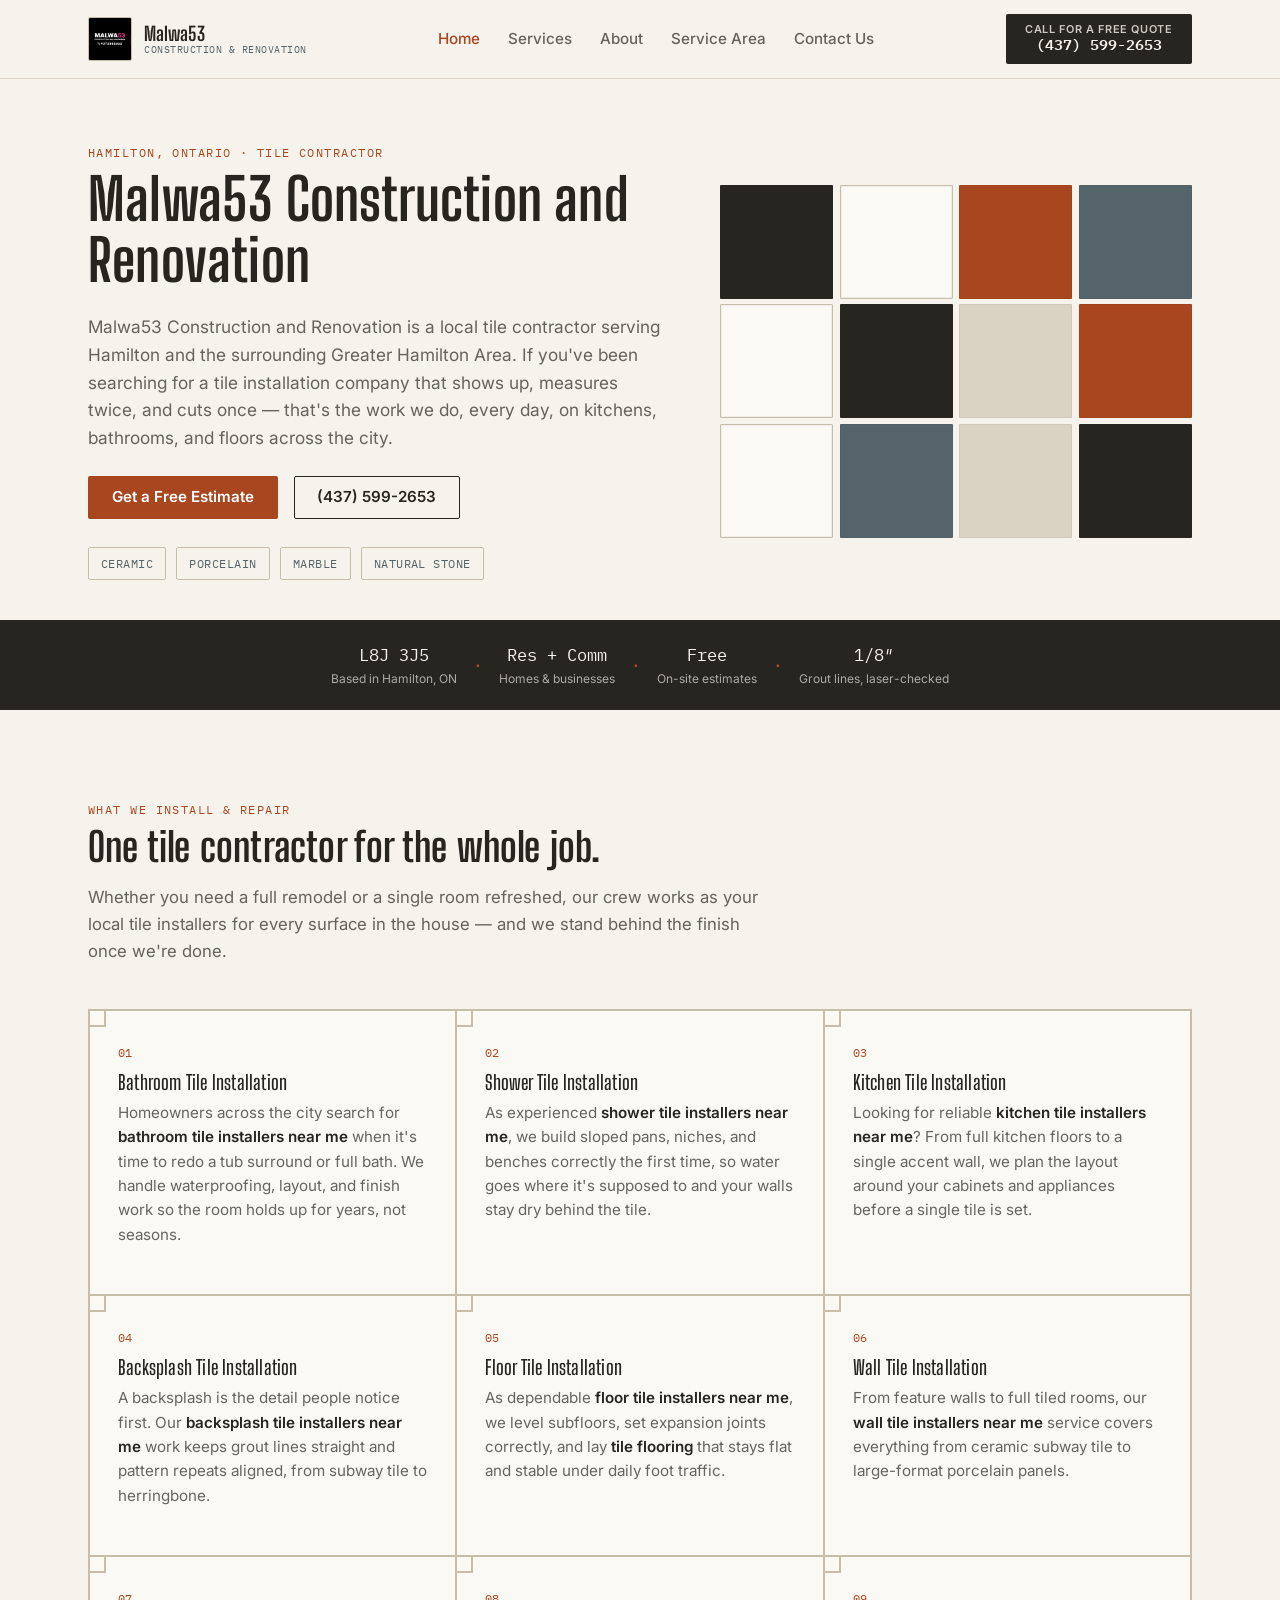
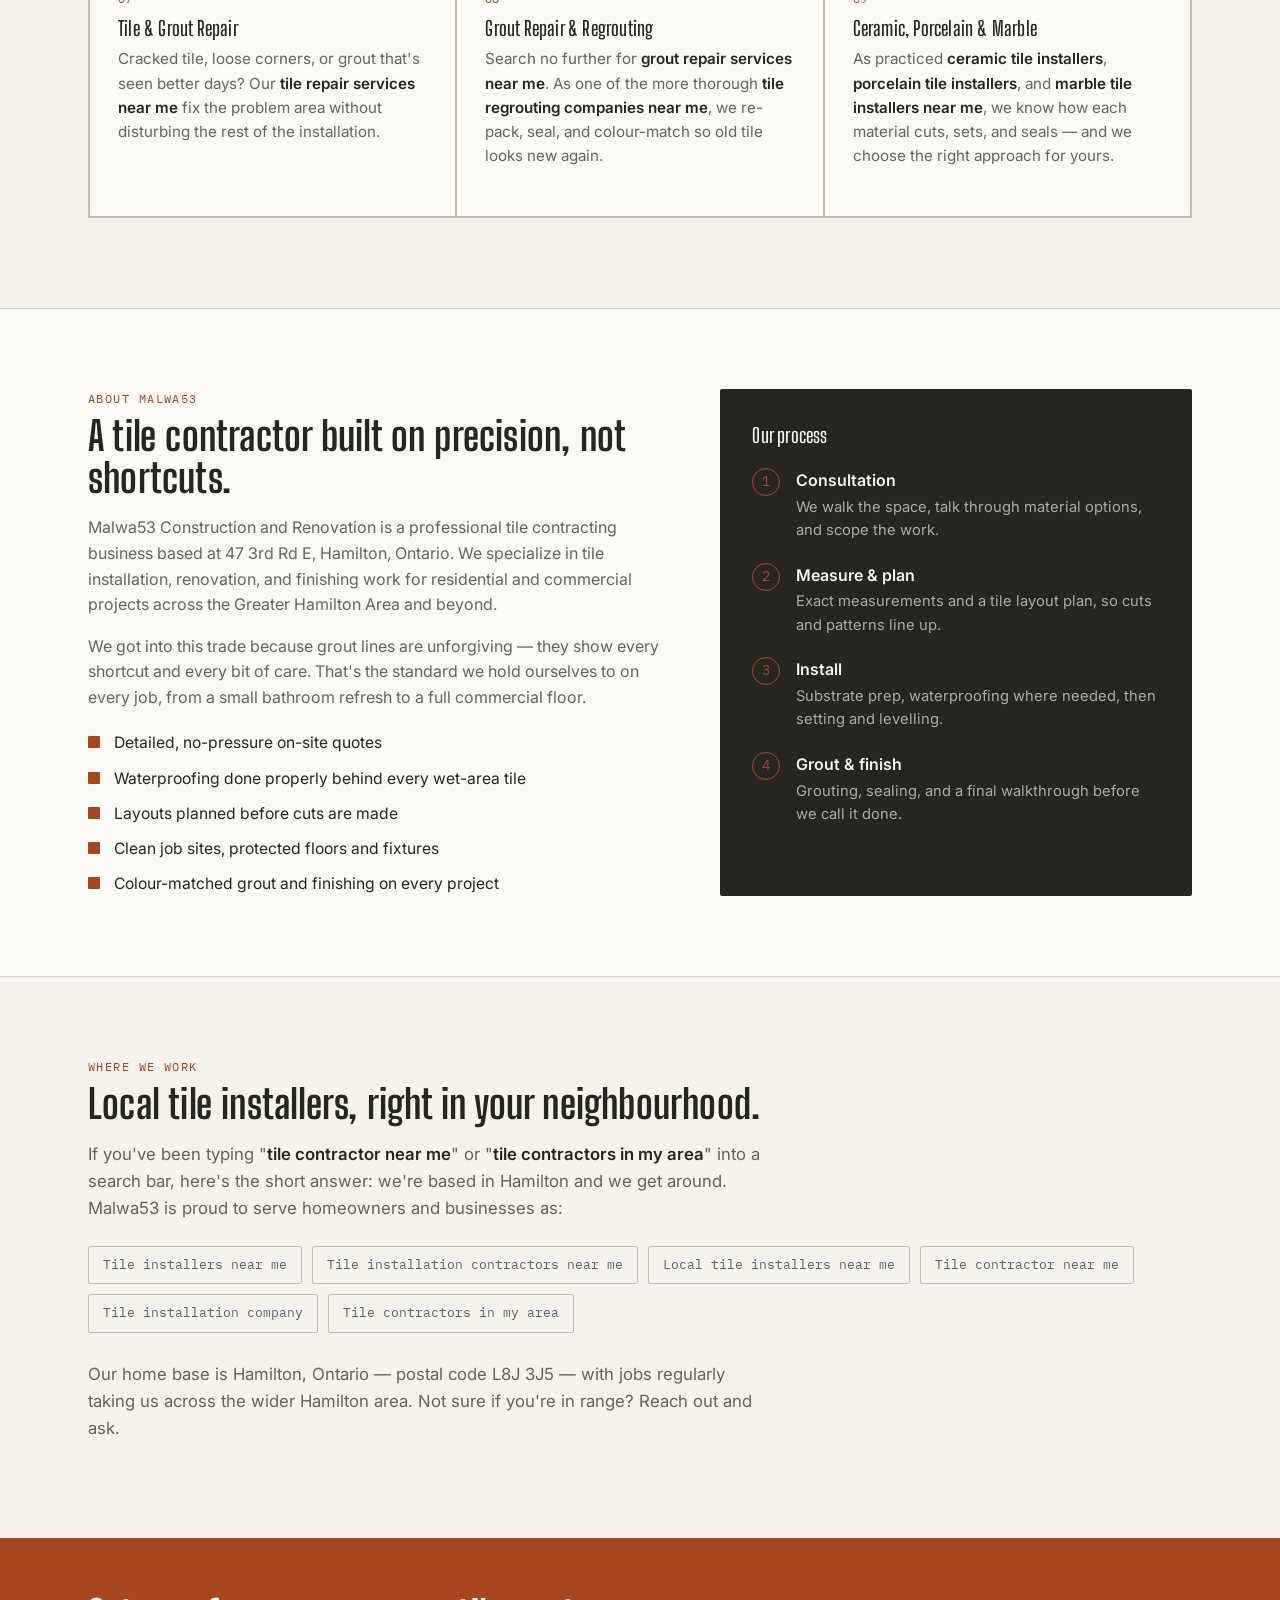
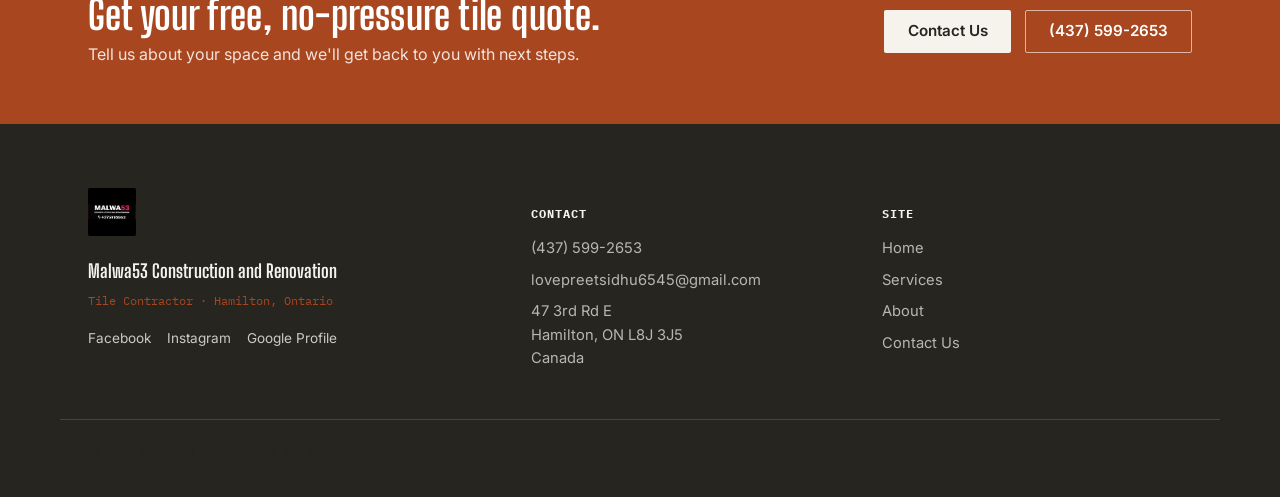
<file: index.html>
<!DOCTYPE html>
<html lang="en">
<head>
<meta charset="UTF-8">
<meta name="viewport" content="width=device-width, initial-scale=1.0">
<title>Malwa53 Construction and Renovation | Tile Contractor in Hamilton, Ontario</title>
<meta name="description" content="Malwa53 Construction and Renovation is a trusted local tile contractor in Hamilton, Ontario, offering bathroom, kitchen, backsplash, floor and wall tile installation, plus tile and grout repair services.">
<link rel="preconnect" href="https://fonts.googleapis.com">
<link rel="preconnect" href="https://fonts.gstatic.com" crossorigin>
<link href="https://fonts.googleapis.com/css2?family=Big+Shoulders+Display:wght@500;600;700;800&family=Inter:wght@400;500;600;700&family=IBM+Plex+Mono:wght@400;500&display=swap" rel="stylesheet">
<link rel="stylesheet" href="styles.css">
</head>
<body>

<!-- ============ HEADER ============ -->
<header class="site-header">
  <div class="wrap header-inner">
    <a class="brand" href="index.html">
      <img src="Malwa53 Construction and Renovation.jpg" alt="Malwa53 Construction and Renovation logo" class="brand-mark">
      <span class="brand-text">
        <span class="brand-name">Malwa53</span>
        <span class="brand-sub">Construction &amp; Renovation</span>
      </span>
    </a>

    <nav class="main-nav" aria-label="Primary">
      <a href="index.html" class="active">Home</a>
      <a href="index.html#services">Services</a>
      <a href="index.html#about">About</a>
      <a href="index.html#area">Service Area</a>
      <a href="contact.html">Contact Us</a>
    </nav>

    <a class="btn btn-call" href="tel:+14375992653">
      <span class="btn-label">Call for a Free Quote</span>
      <span class="btn-number">(437) 599-2653</span>
    </a>
  </div>
</header>

<main>

  <!-- ============ HERO ============ -->
  <section class="hero">
    <div class="wrap hero-inner">
      <div class="hero-copy">
        <p class="eyebrow">Hamilton, Ontario &middot; Tile Contractor</p>
        <h1>Malwa53 Construction and Renovation</h1>
        <p class="hero-lede">
          Malwa53 Construction and Renovation is a local tile contractor serving Hamilton and the
          surrounding Greater Hamilton Area. If you've been searching for a tile installation company
          that shows up, measures twice, and cuts once &mdash; that's the work we do, every day, on
          kitchens, bathrooms, and floors across the city.
        </p>
        <div class="hero-actions">
          <a href="contact.html" class="btn btn-primary">Get a Free Estimate</a>
          <a href="tel:+14375992653" class="btn btn-ghost">(437) 599-2653</a>
        </div>
        <ul class="hero-tags">
          <li>Ceramic</li>
          <li>Porcelain</li>
          <li>Marble</li>
          <li>Natural Stone</li>
        </ul>
      </div>

      <div class="hero-mosaic" aria-hidden="true">
        <div class="tile t1"></div>
        <div class="tile t2"></div>
        <div class="tile t3"></div>
        <div class="tile t4"></div>
        <div class="tile t5"></div>
        <div class="tile t6"></div>
        <div class="tile t7"></div>
        <div class="tile t8"></div>
        <div class="tile t9"></div>
        <div class="tile t10"></div>
        <div class="tile t11"></div>
        <div class="tile t12"></div>
      </div>
    </div>
  </section>

  <!-- ============ TRUST STRIP ============ -->
  <section class="trust-strip">
    <div class="wrap trust-inner">
      <div class="trust-item">
        <span class="trust-num">L8J&nbsp;3J5</span>
        <span class="trust-label">Based in Hamilton, ON</span>
      </div>
      <span class="grout-dot" aria-hidden="true">&middot;</span>
      <div class="trust-item">
        <span class="trust-num">Res + Comm</span>
        <span class="trust-label">Homes &amp; businesses</span>
      </div>
      <span class="grout-dot" aria-hidden="true">&middot;</span>
      <div class="trust-item">
        <span class="trust-num">Free</span>
        <span class="trust-label">On-site estimates</span>
      </div>
      <span class="grout-dot" aria-hidden="true">&middot;</span>
      <div class="trust-item">
        <span class="trust-num">1/8&Prime;</span>
        <span class="trust-label">Grout lines, laser-checked</span>
      </div>
    </div>
  </section>

  <!-- ============ SERVICES ============ -->
  <section class="services" id="services">
    <div class="wrap">
      <p class="eyebrow">What we install &amp; repair</p>
      <h2>One tile contractor for the whole job.</h2>
      <p class="section-lede">
        Whether you need a full remodel or a single room refreshed, our crew works as your local tile
        installers for every surface in the house &mdash; and we stand behind the finish once we're done.
      </p>

      <div class="tile-grid">

        <article class="swatch">
          <span class="swatch-tag">01</span>
          <h3>Bathroom Tile Installation</h3>
          <p>
            Homeowners across the city search for <strong>bathroom tile installers near me</strong> when
            it's time to redo a tub surround or full bath. We handle waterproofing, layout, and finish
            work so the room holds up for years, not seasons.
          </p>
        </article>

        <article class="swatch">
          <span class="swatch-tag">02</span>
          <h3>Shower Tile Installation</h3>
          <p>
            As experienced <strong>shower tile installers near me</strong>, we build sloped pans, niches,
            and benches correctly the first time, so water goes where it's supposed to and your walls
            stay dry behind the tile.
          </p>
        </article>

        <article class="swatch">
          <span class="swatch-tag">03</span>
          <h3>Kitchen Tile Installation</h3>
          <p>
            Looking for reliable <strong>kitchen tile installers near me</strong>? From full kitchen floors
            to a single accent wall, we plan the layout around your cabinets and appliances before a
            single tile is set.
          </p>
        </article>

        <article class="swatch">
          <span class="swatch-tag">04</span>
          <h3>Backsplash Tile Installation</h3>
          <p>
            A backsplash is the detail people notice first. Our <strong>backsplash tile installers near me</strong>
            work keeps grout lines straight and pattern repeats aligned, from subway tile to herringbone.
          </p>
        </article>

        <article class="swatch">
          <span class="swatch-tag">05</span>
          <h3>Floor Tile Installation</h3>
          <p>
            As dependable <strong>floor tile installers near me</strong>, we level subfloors, set expansion
            joints correctly, and lay <strong>tile flooring</strong> that stays flat and stable under daily
            foot traffic.
          </p>
        </article>

        <article class="swatch">
          <span class="swatch-tag">06</span>
          <h3>Wall Tile Installation</h3>
          <p>
            From feature walls to full tiled rooms, our <strong>wall tile installers near me</strong> service
            covers everything from ceramic subway tile to large-format porcelain panels.
          </p>
        </article>

        <article class="swatch">
          <span class="swatch-tag">07</span>
          <h3>Tile &amp; Grout Repair</h3>
          <p>
            Cracked tile, loose corners, or grout that's seen better days? Our <strong>tile repair services near me</strong>
            fix the problem area without disturbing the rest of the installation.
          </p>
        </article>

        <article class="swatch">
          <span class="swatch-tag">08</span>
          <h3>Grout Repair &amp; Regrouting</h3>
          <p>
            Search no further for <strong>grout repair services near me</strong>. As one of the more thorough
            <strong>tile regrouting companies near me</strong>, we re-pack, seal, and colour-match so old
            tile looks new again.
          </p>
        </article>

        <article class="swatch">
          <span class="swatch-tag">09</span>
          <h3>Ceramic, Porcelain &amp; Marble</h3>
          <p>
            As practiced <strong>ceramic tile installers</strong>, <strong>porcelain tile installers</strong>, and
            <strong>marble tile installers near me</strong>, we know how each material cuts, sets, and seals
            &mdash; and we choose the right approach for yours.
          </p>
        </article>

      </div>
    </div>
  </section>

  <!-- ============ ABOUT / WHY US ============ -->
  <section class="about" id="about">
    <div class="wrap about-inner">
      <div class="about-copy">
        <p class="eyebrow">About Malwa53</p>
        <h2>A tile contractor built on precision, not shortcuts.</h2>
        <p>
          Malwa53 Construction and Renovation is a professional tile contracting business based at
          47 3rd Rd E, Hamilton, Ontario. We specialize in tile installation, renovation, and finishing
          work for residential and commercial projects across the Greater Hamilton Area and beyond.
        </p>
        <p>
          We got into this trade because grout lines are unforgiving &mdash; they show every shortcut and
          every bit of care. That's the standard we hold ourselves to on every job, from a small
          bathroom refresh to a full commercial floor.
        </p>
        <ul class="check-list">
          <li>Detailed, no-pressure on-site quotes</li>
          <li>Waterproofing done properly behind every wet-area tile</li>
          <li>Layouts planned before cuts are made</li>
          <li>Clean job sites, protected floors and fixtures</li>
          <li>Colour-matched grout and finishing on every project</li>
        </ul>
      </div>

      <div class="about-panel">
        <h3>Our process</h3>
        <ol class="process-list">
          <li>
            <span class="process-num">1</span>
            <div>
              <strong>Consultation</strong>
              <p>We walk the space, talk through material options, and scope the work.</p>
            </div>
          </li>
          <li>
            <span class="process-num">2</span>
            <div>
              <strong>Measure &amp; plan</strong>
              <p>Exact measurements and a tile layout plan, so cuts and patterns line up.</p>
            </div>
          </li>
          <li>
            <span class="process-num">3</span>
            <div>
              <strong>Install</strong>
              <p>Substrate prep, waterproofing where needed, then setting and levelling.</p>
            </div>
          </li>
          <li>
            <span class="process-num">4</span>
            <div>
              <strong>Grout &amp; finish</strong>
              <p>Grouting, sealing, and a final walkthrough before we call it done.</p>
            </div>
          </li>
        </ol>
      </div>
    </div>
  </section>

  <!-- ============ SERVICE AREA ============ -->
  <section class="area" id="area">
    <div class="wrap">
      <p class="eyebrow">Where we work</p>
      <h2>Local tile installers, right in your neighbourhood.</h2>
      <p class="section-lede">
        If you've been typing "<strong>tile contractor near me</strong>" or "<strong>tile contractors in my
        area</strong>" into a search bar, here's the short answer: we're based in Hamilton and we get
        around. Malwa53 is proud to serve homeowners and businesses as:
      </p>
      <ul class="area-tags">
        <li>Tile installers near me</li>
        <li>Tile installation contractors near me</li>
        <li>Local tile installers near me</li>
        <li>Tile contractor near me</li>
        <li>Tile installation company</li>
        <li>Tile contractors in my area</li>
      </ul>
      <p class="section-lede">
        Our home base is Hamilton, Ontario &mdash; postal code L8J 3J5 &mdash; with jobs regularly taking us
        across the wider Hamilton area. Not sure if you're in range? Reach out and ask.
      </p>
    </div>
  </section>

  <!-- ============ CTA BANNER ============ -->
  <section class="cta-banner">
    <div class="wrap cta-inner">
      <div>
        <h2>Get your free, no-pressure tile quote.</h2>
        <p>Tell us about your space and we'll get back to you with next steps.</p>
      </div>
      <div class="cta-actions">
        <a href="contact.html" class="btn btn-primary-inverse">Contact Us</a>
        <a href="tel:+14375992653" class="btn btn-ghost-inverse">(437) 599-2653</a>
      </div>
    </div>
  </section>

</main>

<!-- ============ FOOTER ============ -->
<footer class="site-footer">
  <div class="wrap footer-inner">
    <div class="footer-brand">
      <img src="Malwa53 Construction and Renovation.jpg" alt="Malwa53 Construction and Renovation logo" class="footer-logo">
      <p class="brand-name">Malwa53 Construction and Renovation</p>
      <p class="footer-tagline">Tile Contractor &middot; Hamilton, Ontario</p>
      <div class="social-links">
        <a href="https://www.facebook.com/people/Malwa53-Construction-and-Renovation/61591965983085/" target="_blank" rel="noopener">Facebook</a>
        <a href="https://www.instagram.com/malwa53_constructoinand_reno/" target="_blank" rel="noopener">Instagram</a>
        <a href="https://share.google/0aF2toQSQWah9Ocht" target="_blank" rel="noopener">Google Profile</a>
      </div>
    </div>

    <div class="footer-col">
      <h4>Contact</h4>
      <p><a href="tel:+14375992653">(437) 599-2653</a></p>
      <p><a href="mailto:lovepreetsidhu6545@gmail.com">lovepreetsidhu6545@gmail.com</a></p>
      <p>47 3rd Rd E<br>Hamilton, ON&nbsp;L8J&nbsp;3J5<br>Canada</p>
    </div>

    <div class="footer-col">
      <h4>Site</h4>
      <p><a href="index.html">Home</a></p>
      <p><a href="index.html#services">Services</a></p>
      <p><a href="index.html#about">About</a></p>
      <p><a href="contact.html">Contact Us</a></p>
    </div>
  </div>
  <div class="wrap footer-bottom">
    <p>&copy; 2026 Malwa53 Construction and Renovation. All rights reserved.</p>
  </div>
</footer>

</body>
</html>
</file>
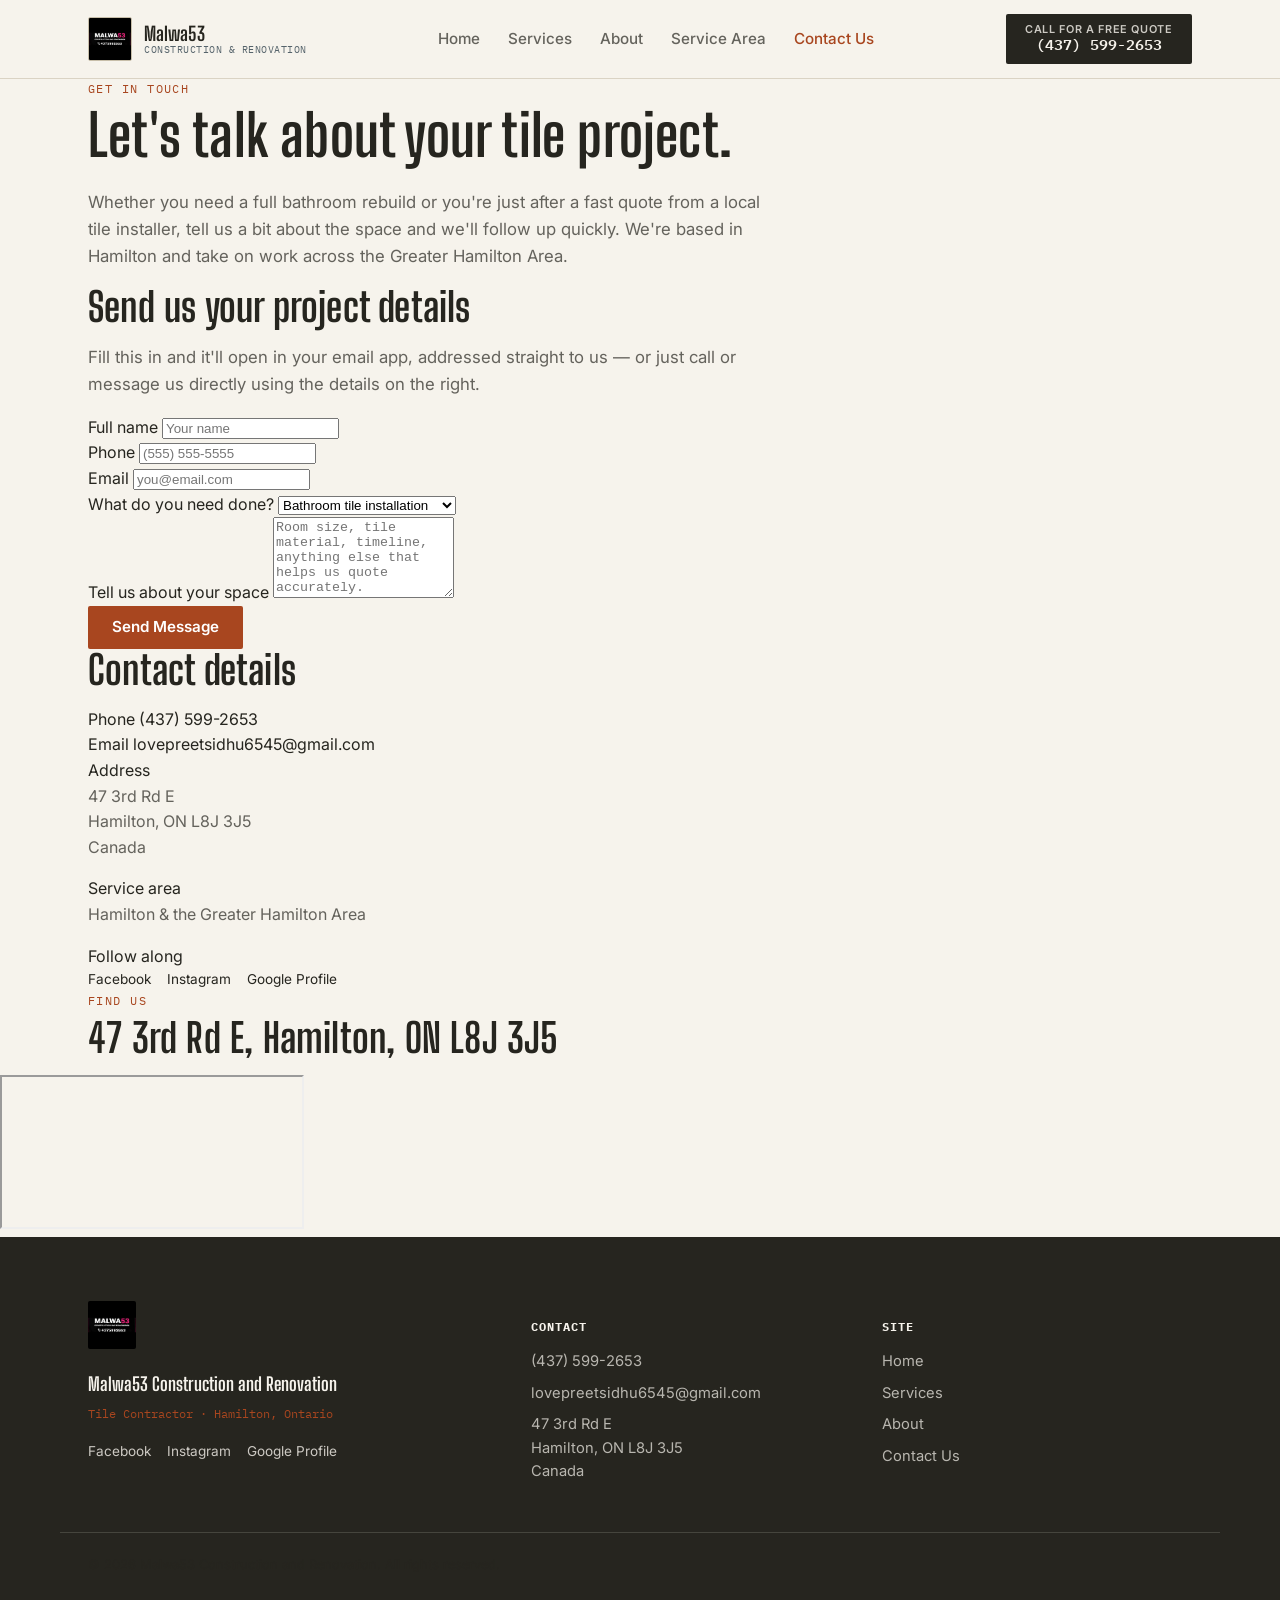
<file: contact.html>
<!DOCTYPE html>
<html lang="en">
<head>
<meta charset="UTF-8">
<meta name="viewport" content="width=device-width, initial-scale=1.0">
<title>Contact Us | Malwa53 Construction and Renovation | Hamilton, ON</title>
<meta name="description" content="Contact Malwa53 Construction and Renovation, a local tile contractor in Hamilton, Ontario. Call, email, or send your project details for a free tile installation quote.">
<link rel="preconnect" href="https://fonts.googleapis.com">
<link rel="preconnect" href="https://fonts.gstatic.com" crossorigin>
<link href="https://fonts.googleapis.com/css2?family=Big+Shoulders+Display:wght@500;600;700;800&family=Inter:wght@400;500;600;700&family=IBM+Plex+Mono:wght@400;500&display=swap" rel="stylesheet">
<link rel="stylesheet" href="styles.css">
</head>
<body>

<!-- ============ HEADER ============ -->
<header class="site-header">
  <div class="wrap header-inner">
    <a class="brand" href="index.html">
      <img src="Malwa53 Construction and Renovation.jpg" alt="Malwa53 Construction and Renovation logo" class="brand-mark">
      <span class="brand-text">
        <span class="brand-name">Malwa53</span>
        <span class="brand-sub">Construction &amp; Renovation</span>
      </span>
    </a>

    <nav class="main-nav" aria-label="Primary">
      <a href="index.html">Home</a>
      <a href="index.html#services">Services</a>
      <a href="index.html#about">About</a>
      <a href="index.html#area">Service Area</a>
      <a href="contact.html" class="active">Contact Us</a>
    </nav>

    <a class="btn btn-call" href="tel:+14375992653">
      <span class="btn-label">Call for a Free Quote</span>
      <span class="btn-number">(437) 599-2653</span>
    </a>
  </div>
</header>

<main>

  <!-- ============ PAGE HERO ============ -->
  <section class="page-hero">
    <div class="wrap">
      <p class="eyebrow">Get in touch</p>
      <h1>Let's talk about your tile project.</h1>
      <p class="section-lede">
        Whether you need a full bathroom rebuild or you're just after a fast quote from a local tile
        installer, tell us a bit about the space and we'll follow up quickly. We're based in Hamilton
        and take on work across the Greater Hamilton Area.
      </p>
    </div>
  </section>

  <!-- ============ CONTACT GRID ============ -->
  <section class="contact-section">
    <div class="wrap contact-grid">

      <!-- Form -->
      <div class="contact-form-panel">
        <h2>Send us your project details</h2>
        <p class="section-lede">
          Fill this in and it'll open in your email app, addressed straight to us &mdash; or just call
          or message us directly using the details on the right.
        </p>

        <form class="contact-form" action="mailto:lovepreetsidhu6545@gmail.com" method="post" enctype="text/plain">
          <div class="form-row">
            <label for="name">Full name</label>
            <input type="text" id="name" name="Name" placeholder="Your name" required>
          </div>

          <div class="form-row form-row-split">
            <div>
              <label for="phone">Phone</label>
              <input type="tel" id="phone" name="Phone" placeholder="(555) 555-5555">
            </div>
            <div>
              <label for="email">Email</label>
              <input type="email" id="email" name="Email" placeholder="you@email.com" required>
            </div>
          </div>

          <div class="form-row">
            <label for="service">What do you need done?</label>
            <select id="service" name="Service">
              <option>Bathroom tile installation</option>
              <option>Shower tile installation</option>
              <option>Kitchen tile installation</option>
              <option>Backsplash tile installation</option>
              <option>Floor tile installation</option>
              <option>Wall tile installation</option>
              <option>Tile or grout repair</option>
              <option>Regrouting</option>
              <option>Something else</option>
            </select>
          </div>

          <div class="form-row">
            <label for="message">Tell us about your space</label>
            <textarea id="message" name="Message" rows="5" placeholder="Room size, tile material, timeline, anything else that helps us quote accurately."></textarea>
          </div>

          <button type="submit" class="btn btn-primary form-submit">Send Message</button>
        </form>
      </div>

      <!-- Contact details -->
      <aside class="contact-info-panel">
        <h2>Contact details</h2>

        <div class="info-block">
          <span class="info-label">Phone</span>
          <a href="tel:+14375992653" class="info-value">(437) 599-2653</a>
        </div>

        <div class="info-block">
          <span class="info-label">Email</span>
          <a href="mailto:lovepreetsidhu6545@gmail.com" class="info-value">lovepreetsidhu6545@gmail.com</a>
        </div>

        <div class="info-block">
          <span class="info-label">Address</span>
          <p class="info-value">47 3rd Rd E<br>Hamilton, ON&nbsp;L8J&nbsp;3J5<br>Canada</p>
        </div>

        <div class="info-block">
          <span class="info-label">Service area</span>
          <p class="info-value">Hamilton &amp; the Greater Hamilton Area</p>
        </div>

        <div class="info-block">
          <span class="info-label">Follow along</span>
          <div class="social-links social-links-dark">
            <a href="https://www.facebook.com/people/Malwa53-Construction-and-Renovation/61591965983085/" target="_blank" rel="noopener">Facebook</a>
            <a href="https://www.instagram.com/malwa53_constructoinand_reno/" target="_blank" rel="noopener">Instagram</a>
            <a href="https://share.google/0aF2toQSQWah9Ocht" target="_blank" rel="noopener">Google Profile</a>
          </div>
        </div>
      </aside>

    </div>
  </section>

  <!-- ============ MAP ============ -->
  <section class="map-section">
    <div class="wrap">
      <p class="eyebrow">Find us</p>
      <h2>47 3rd Rd E, Hamilton, ON L8J 3J5</h2>
    </div>
    <div class="map-embed">
      <iframe
        title="Malwa53 Construction and Renovation location map"
        src="https://www.google.com/maps?q=47+3rd+Rd+E,+Hamilton,+ON+L8J+3J5,+Canada&output=embed"
        loading="lazy"
        referrerpolicy="no-referrer-when-downgrade">
      </iframe>
    </div>
  </section>

</main>

<!-- ============ FOOTER ============ -->
<footer class="site-footer">
  <div class="wrap footer-inner">
    <div class="footer-brand">
      <img src="Malwa53 Construction and Renovation.jpg" alt="Malwa53 Construction and Renovation logo" class="footer-logo">
      <p class="brand-name">Malwa53 Construction and Renovation</p>
      <p class="footer-tagline">Tile Contractor &middot; Hamilton, Ontario</p>
      <div class="social-links">
        <a href="https://www.facebook.com/people/Malwa53-Construction-and-Renovation/61591965983085/" target="_blank" rel="noopener">Facebook</a>
        <a href="https://www.instagram.com/malwa53_constructoinand_reno/" target="_blank" rel="noopener">Instagram</a>
        <a href="https://share.google/0aF2toQSQWah9Ocht" target="_blank" rel="noopener">Google Profile</a>
      </div>
    </div>

    <div class="footer-col">
      <h4>Contact</h4>
      <p><a href="tel:+14375992653">(437) 599-2653</a></p>
      <p><a href="mailto:lovepreetsidhu6545@gmail.com">lovepreetsidhu6545@gmail.com</a></p>
      <p>47 3rd Rd E<br>Hamilton, ON&nbsp;L8J&nbsp;3J5<br>Canada</p>
    </div>

    <div class="footer-col">
      <h4>Site</h4>
      <p><a href="index.html">Home</a></p>
      <p><a href="index.html#services">Services</a></p>
      <p><a href="index.html#about">About</a></p>
      <p><a href="contact.html">Contact Us</a></p>
    </div>
  </div>
  <div class="wrap footer-bottom">
    <p>&copy; 2026 Malwa53 Construction and Renovation. All rights reserved.</p>
  </div>
</footer>

</body>
</html>
</file>
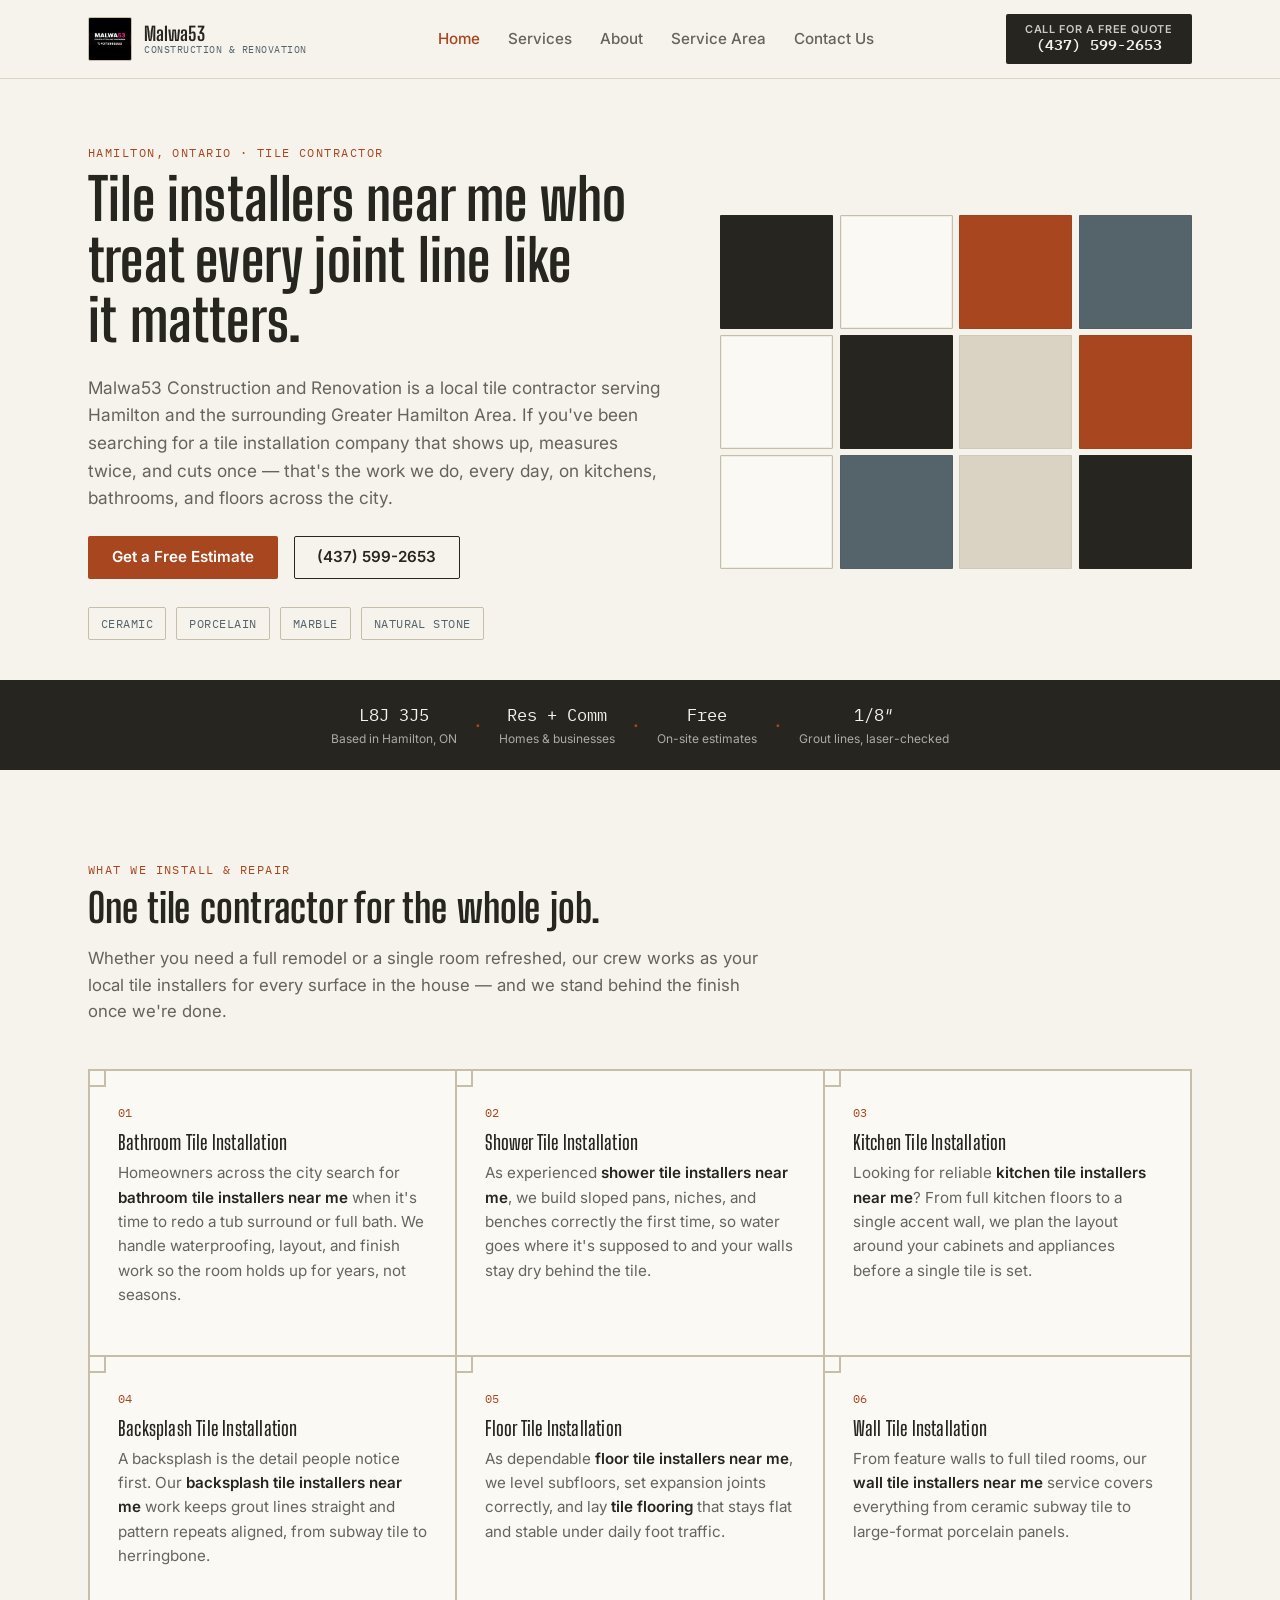
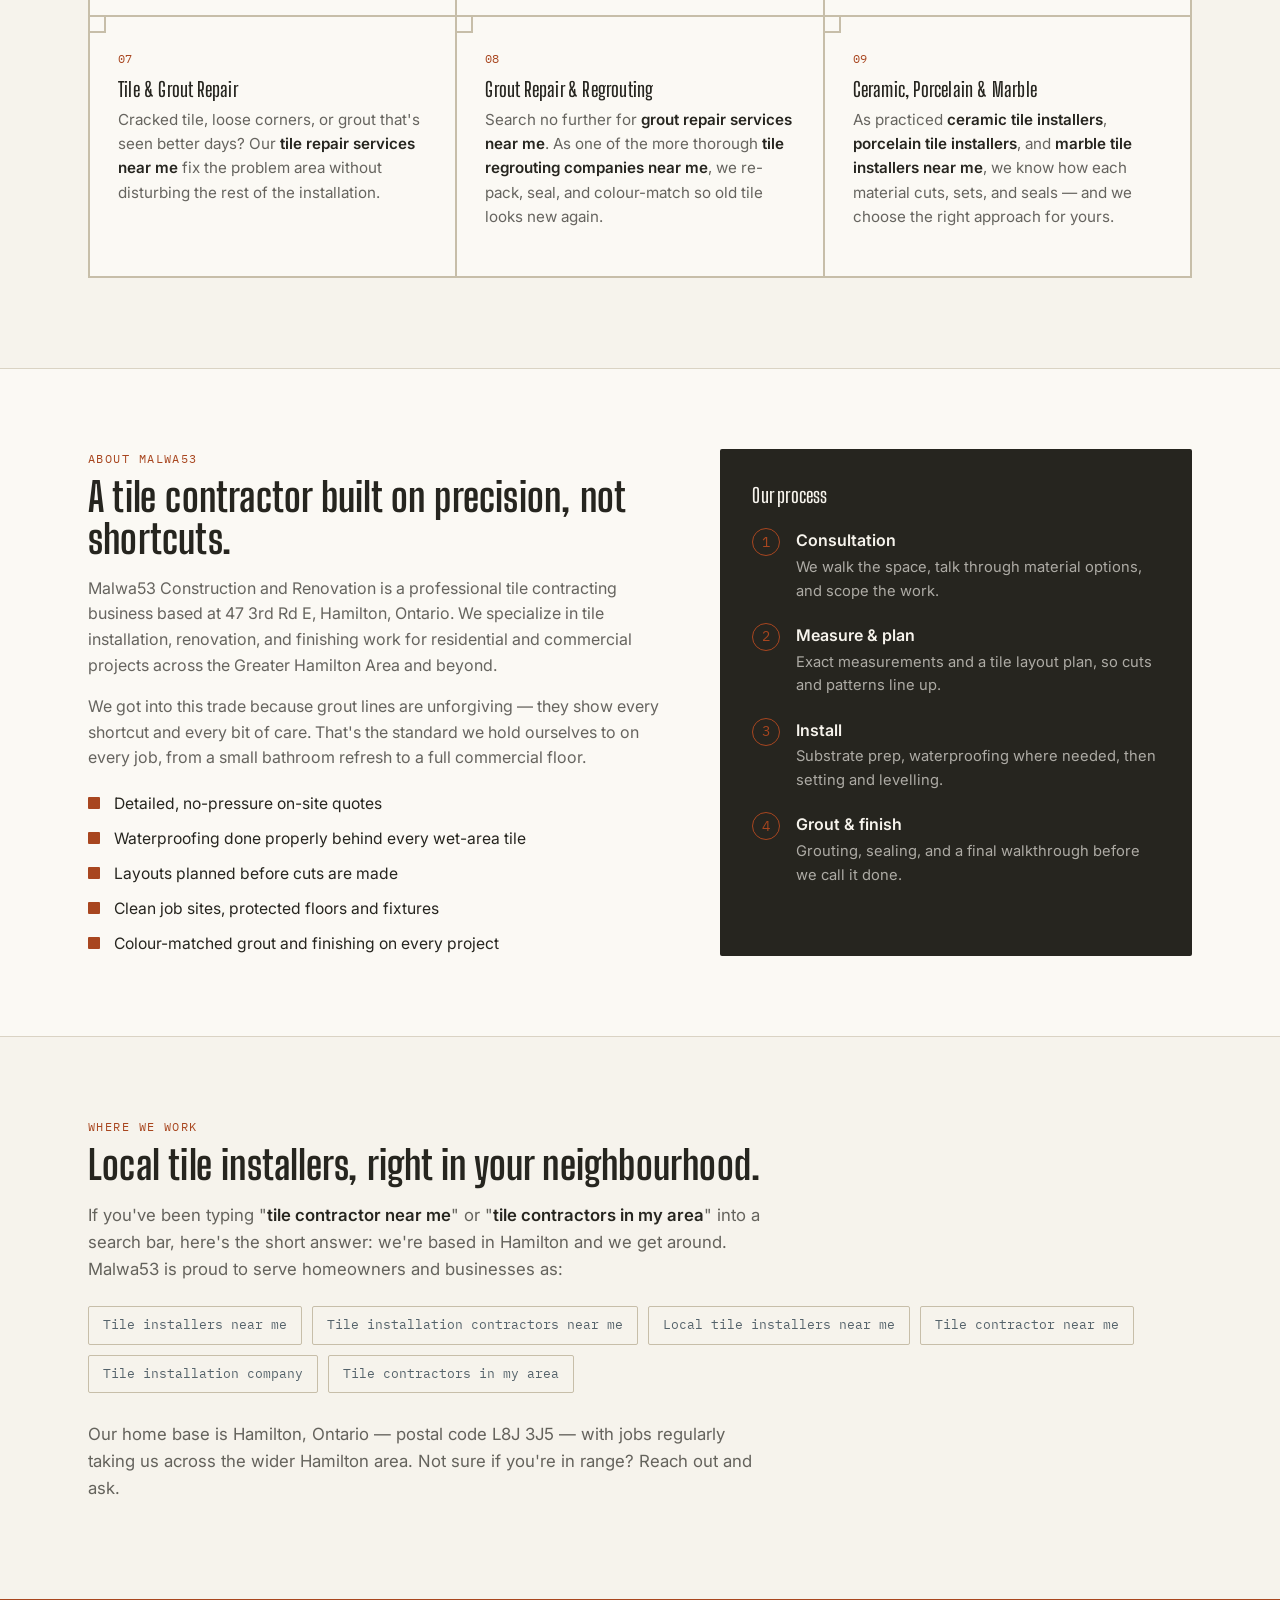
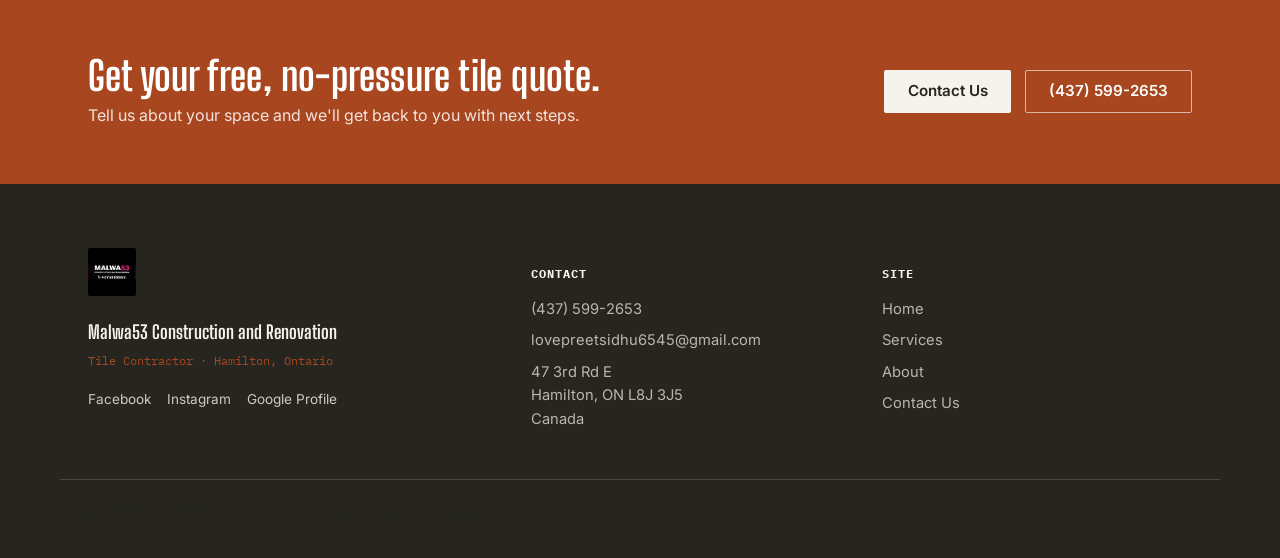
<file: index (1).html>
<!DOCTYPE html>
<html lang="en">
<head>
<meta charset="UTF-8">
<meta name="viewport" content="width=device-width, initial-scale=1.0">
<title>Malwa53 Construction and Renovation | Tile Contractor in Hamilton, Ontario</title>
<meta name="description" content="Malwa53 Construction and Renovation is a trusted local tile contractor in Hamilton, Ontario, offering bathroom, kitchen, backsplash, floor and wall tile installation, plus tile and grout repair services.">
<link rel="preconnect" href="https://fonts.googleapis.com">
<link rel="preconnect" href="https://fonts.gstatic.com" crossorigin>
<link href="https://fonts.googleapis.com/css2?family=Big+Shoulders+Display:wght@500;600;700;800&family=Inter:wght@400;500;600;700&family=IBM+Plex+Mono:wght@400;500&display=swap" rel="stylesheet">
<link rel="stylesheet" href="styles.css">
</head>
<body>

<!-- ============ HEADER ============ -->
<header class="site-header">
  <div class="wrap header-inner">
    <a class="brand" href="index.html">
      <img src="Malwa53 Construction and Renovation.jpg" alt="Malwa53 Construction and Renovation logo" class="brand-mark">
      <span class="brand-text">
        <span class="brand-name">Malwa53</span>
        <span class="brand-sub">Construction &amp; Renovation</span>
      </span>
    </a>

    <nav class="main-nav" aria-label="Primary">
      <a href="index.html" class="active">Home</a>
      <a href="index.html#services">Services</a>
      <a href="index.html#about">About</a>
      <a href="index.html#area">Service Area</a>
      <a href="contact.html">Contact Us</a>
    </nav>

    <a class="btn btn-call" href="tel:+14375992653">
      <span class="btn-label">Call for a Free Quote</span>
      <span class="btn-number">(437) 599-2653</span>
    </a>
  </div>
</header>

<main>

  <!-- ============ HERO ============ -->
  <section class="hero">
    <div class="wrap hero-inner">
      <div class="hero-copy">
        <p class="eyebrow">Hamilton, Ontario &middot; Tile Contractor</p>
        <h1>Tile installers near me who treat every joint&nbsp;line like it&nbsp;matters.</h1>
        <p class="hero-lede">
          Malwa53 Construction and Renovation is a local tile contractor serving Hamilton and the
          surrounding Greater Hamilton Area. If you've been searching for a tile installation company
          that shows up, measures twice, and cuts once &mdash; that's the work we do, every day, on
          kitchens, bathrooms, and floors across the city.
        </p>
        <div class="hero-actions">
          <a href="contact.html" class="btn btn-primary">Get a Free Estimate</a>
          <a href="tel:+14375992653" class="btn btn-ghost">(437) 599-2653</a>
        </div>
        <ul class="hero-tags">
          <li>Ceramic</li>
          <li>Porcelain</li>
          <li>Marble</li>
          <li>Natural Stone</li>
        </ul>
      </div>

      <div class="hero-mosaic" aria-hidden="true">
        <div class="tile t1"></div>
        <div class="tile t2"></div>
        <div class="tile t3"></div>
        <div class="tile t4"></div>
        <div class="tile t5"></div>
        <div class="tile t6"></div>
        <div class="tile t7"></div>
        <div class="tile t8"></div>
        <div class="tile t9"></div>
        <div class="tile t10"></div>
        <div class="tile t11"></div>
        <div class="tile t12"></div>
      </div>
    </div>
  </section>

  <!-- ============ TRUST STRIP ============ -->
  <section class="trust-strip">
    <div class="wrap trust-inner">
      <div class="trust-item">
        <span class="trust-num">L8J&nbsp;3J5</span>
        <span class="trust-label">Based in Hamilton, ON</span>
      </div>
      <span class="grout-dot" aria-hidden="true">&middot;</span>
      <div class="trust-item">
        <span class="trust-num">Res + Comm</span>
        <span class="trust-label">Homes &amp; businesses</span>
      </div>
      <span class="grout-dot" aria-hidden="true">&middot;</span>
      <div class="trust-item">
        <span class="trust-num">Free</span>
        <span class="trust-label">On-site estimates</span>
      </div>
      <span class="grout-dot" aria-hidden="true">&middot;</span>
      <div class="trust-item">
        <span class="trust-num">1/8&Prime;</span>
        <span class="trust-label">Grout lines, laser-checked</span>
      </div>
    </div>
  </section>

  <!-- ============ SERVICES ============ -->
  <section class="services" id="services">
    <div class="wrap">
      <p class="eyebrow">What we install &amp; repair</p>
      <h2>One tile contractor for the whole job.</h2>
      <p class="section-lede">
        Whether you need a full remodel or a single room refreshed, our crew works as your local tile
        installers for every surface in the house &mdash; and we stand behind the finish once we're done.
      </p>

      <div class="tile-grid">

        <article class="swatch">
          <span class="swatch-tag">01</span>
          <h3>Bathroom Tile Installation</h3>
          <p>
            Homeowners across the city search for <strong>bathroom tile installers near me</strong> when
            it's time to redo a tub surround or full bath. We handle waterproofing, layout, and finish
            work so the room holds up for years, not seasons.
          </p>
        </article>

        <article class="swatch">
          <span class="swatch-tag">02</span>
          <h3>Shower Tile Installation</h3>
          <p>
            As experienced <strong>shower tile installers near me</strong>, we build sloped pans, niches,
            and benches correctly the first time, so water goes where it's supposed to and your walls
            stay dry behind the tile.
          </p>
        </article>

        <article class="swatch">
          <span class="swatch-tag">03</span>
          <h3>Kitchen Tile Installation</h3>
          <p>
            Looking for reliable <strong>kitchen tile installers near me</strong>? From full kitchen floors
            to a single accent wall, we plan the layout around your cabinets and appliances before a
            single tile is set.
          </p>
        </article>

        <article class="swatch">
          <span class="swatch-tag">04</span>
          <h3>Backsplash Tile Installation</h3>
          <p>
            A backsplash is the detail people notice first. Our <strong>backsplash tile installers near me</strong>
            work keeps grout lines straight and pattern repeats aligned, from subway tile to herringbone.
          </p>
        </article>

        <article class="swatch">
          <span class="swatch-tag">05</span>
          <h3>Floor Tile Installation</h3>
          <p>
            As dependable <strong>floor tile installers near me</strong>, we level subfloors, set expansion
            joints correctly, and lay <strong>tile flooring</strong> that stays flat and stable under daily
            foot traffic.
          </p>
        </article>

        <article class="swatch">
          <span class="swatch-tag">06</span>
          <h3>Wall Tile Installation</h3>
          <p>
            From feature walls to full tiled rooms, our <strong>wall tile installers near me</strong> service
            covers everything from ceramic subway tile to large-format porcelain panels.
          </p>
        </article>

        <article class="swatch">
          <span class="swatch-tag">07</span>
          <h3>Tile &amp; Grout Repair</h3>
          <p>
            Cracked tile, loose corners, or grout that's seen better days? Our <strong>tile repair services near me</strong>
            fix the problem area without disturbing the rest of the installation.
          </p>
        </article>

        <article class="swatch">
          <span class="swatch-tag">08</span>
          <h3>Grout Repair &amp; Regrouting</h3>
          <p>
            Search no further for <strong>grout repair services near me</strong>. As one of the more thorough
            <strong>tile regrouting companies near me</strong>, we re-pack, seal, and colour-match so old
            tile looks new again.
          </p>
        </article>

        <article class="swatch">
          <span class="swatch-tag">09</span>
          <h3>Ceramic, Porcelain &amp; Marble</h3>
          <p>
            As practiced <strong>ceramic tile installers</strong>, <strong>porcelain tile installers</strong>, and
            <strong>marble tile installers near me</strong>, we know how each material cuts, sets, and seals
            &mdash; and we choose the right approach for yours.
          </p>
        </article>

      </div>
    </div>
  </section>

  <!-- ============ ABOUT / WHY US ============ -->
  <section class="about" id="about">
    <div class="wrap about-inner">
      <div class="about-copy">
        <p class="eyebrow">About Malwa53</p>
        <h2>A tile contractor built on precision, not shortcuts.</h2>
        <p>
          Malwa53 Construction and Renovation is a professional tile contracting business based at
          47 3rd Rd E, Hamilton, Ontario. We specialize in tile installation, renovation, and finishing
          work for residential and commercial projects across the Greater Hamilton Area and beyond.
        </p>
        <p>
          We got into this trade because grout lines are unforgiving &mdash; they show every shortcut and
          every bit of care. That's the standard we hold ourselves to on every job, from a small
          bathroom refresh to a full commercial floor.
        </p>
        <ul class="check-list">
          <li>Detailed, no-pressure on-site quotes</li>
          <li>Waterproofing done properly behind every wet-area tile</li>
          <li>Layouts planned before cuts are made</li>
          <li>Clean job sites, protected floors and fixtures</li>
          <li>Colour-matched grout and finishing on every project</li>
        </ul>
      </div>

      <div class="about-panel">
        <h3>Our process</h3>
        <ol class="process-list">
          <li>
            <span class="process-num">1</span>
            <div>
              <strong>Consultation</strong>
              <p>We walk the space, talk through material options, and scope the work.</p>
            </div>
          </li>
          <li>
            <span class="process-num">2</span>
            <div>
              <strong>Measure &amp; plan</strong>
              <p>Exact measurements and a tile layout plan, so cuts and patterns line up.</p>
            </div>
          </li>
          <li>
            <span class="process-num">3</span>
            <div>
              <strong>Install</strong>
              <p>Substrate prep, waterproofing where needed, then setting and levelling.</p>
            </div>
          </li>
          <li>
            <span class="process-num">4</span>
            <div>
              <strong>Grout &amp; finish</strong>
              <p>Grouting, sealing, and a final walkthrough before we call it done.</p>
            </div>
          </li>
        </ol>
      </div>
    </div>
  </section>

  <!-- ============ SERVICE AREA ============ -->
  <section class="area" id="area">
    <div class="wrap">
      <p class="eyebrow">Where we work</p>
      <h2>Local tile installers, right in your neighbourhood.</h2>
      <p class="section-lede">
        If you've been typing "<strong>tile contractor near me</strong>" or "<strong>tile contractors in my
        area</strong>" into a search bar, here's the short answer: we're based in Hamilton and we get
        around. Malwa53 is proud to serve homeowners and businesses as:
      </p>
      <ul class="area-tags">
        <li>Tile installers near me</li>
        <li>Tile installation contractors near me</li>
        <li>Local tile installers near me</li>
        <li>Tile contractor near me</li>
        <li>Tile installation company</li>
        <li>Tile contractors in my area</li>
      </ul>
      <p class="section-lede">
        Our home base is Hamilton, Ontario &mdash; postal code L8J 3J5 &mdash; with jobs regularly taking us
        across the wider Hamilton area. Not sure if you're in range? Reach out and ask.
      </p>
    </div>
  </section>

  <!-- ============ CTA BANNER ============ -->
  <section class="cta-banner">
    <div class="wrap cta-inner">
      <div>
        <h2>Get your free, no-pressure tile quote.</h2>
        <p>Tell us about your space and we'll get back to you with next steps.</p>
      </div>
      <div class="cta-actions">
        <a href="contact.html" class="btn btn-primary-inverse">Contact Us</a>
        <a href="tel:+14375992653" class="btn btn-ghost-inverse">(437) 599-2653</a>
      </div>
    </div>
  </section>

</main>

<!-- ============ FOOTER ============ -->
<footer class="site-footer">
  <div class="wrap footer-inner">
    <div class="footer-brand">
      <img src="Malwa53 Construction and Renovation.jpg" alt="Malwa53 Construction and Renovation logo" class="footer-logo">
      <p class="brand-name">Malwa53 Construction and Renovation</p>
      <p class="footer-tagline">Tile Contractor &middot; Hamilton, Ontario</p>
      <div class="social-links">
        <a href="https://www.facebook.com/people/Malwa53-Construction-and-Renovation/61591965983085/" target="_blank" rel="noopener">Facebook</a>
        <a href="https://www.instagram.com/malwa53_constructoinand_reno/" target="_blank" rel="noopener">Instagram</a>
        <a href="https://share.google/0aF2toQSQWah9Ocht" target="_blank" rel="noopener">Google Profile</a>
      </div>
    </div>

    <div class="footer-col">
      <h4>Contact</h4>
      <p><a href="tel:+14375992653">(437) 599-2653</a></p>
      <p><a href="mailto:lovepreetsidhu6545@gmail.com">lovepreetsidhu6545@gmail.com</a></p>
      <p>47 3rd Rd E<br>Hamilton, ON&nbsp;L8J&nbsp;3J5<br>Canada</p>
    </div>

    <div class="footer-col">
      <h4>Site</h4>
      <p><a href="index.html">Home</a></p>
      <p><a href="index.html#services">Services</a></p>
      <p><a href="index.html#about">About</a></p>
      <p><a href="contact.html">Contact Us</a></p>
    </div>
  </div>
  <div class="wrap footer-bottom">
    <p>&copy; 2026 Malwa53 Construction and Renovation. All rights reserved.</p>
  </div>
</footer>

</body>
</html>
</file>
<file: styles.css>
/* =========================================================
   Malwa53 Construction and Renovation
   Design tokens: porcelain / grout-charcoal / brick / slate
   ========================================================= */

:root{
  --porcelain:   #F6F3EC;
  --porcelain-2: #FBF9F4;
  --charcoal:    #26251F;
  --charcoal-70: rgba(38,37,31,0.7);
  --brick:       #A8461F;
  --brick-dark:  #8A3818;
  --slate:       #55636B;
  --line:        #DAD3C4;
  --line-strong: #C7BEA9;
  --white:       #FFFFFF;

  --font-display: 'Big Shoulders Display', sans-serif;
  --font-body:    'Inter', sans-serif;
  --font-mono:    'IBM Plex Mono', monospace;

  --radius-sm: 2px;
  --wrap: 1160px;
}

*{ box-sizing: border-box; }
html{ scroll-behavior: smooth; }

body{
  margin:0;
  background: var(--porcelain);
  color: var(--charcoal);
  font-family: var(--font-body);
  font-size: 16px;
  line-height: 1.6;
  -webkit-font-smoothing: antialiased;
}

.wrap{
  max-width: var(--wrap);
  margin: 0 auto;
  padding: 0 28px;
}

h1,h2,h3{
  font-family: var(--font-display);
  font-weight: 700;
  line-height: 1.05;
  margin: 0 0 0.4em;
  letter-spacing: 0.2px;
}

h1{ font-size: clamp(2.4rem, 5vw, 3.6rem); }
h2{ font-size: clamp(1.8rem, 3.4vw, 2.5rem); }
h3{ font-size: 1.25rem; font-weight: 600; }

p{ margin: 0 0 1em; color: var(--charcoal-70); }

a{ color: inherit; text-decoration: none; }

.eyebrow{
  font-family: var(--font-mono);
  font-size: 0.75rem;
  letter-spacing: 0.12em;
  text-transform: uppercase;
  color: var(--brick);
  margin-bottom: 0.6em;
}

.section-lede{
  max-width: 62ch;
  font-size: 1.05rem;
}

strong{ color: var(--charcoal); font-weight: 600; }

/* ---------- Buttons ---------- */
.btn{
  display: inline-flex;
  flex-direction: column;
  align-items: center;
  justify-content: center;
  padding: 0.75em 1.5em;
  border-radius: var(--radius-sm);
  font-family: var(--font-body);
  font-weight: 600;
  font-size: 0.95rem;
  border: 1.5px solid transparent;
  cursor: pointer;
  transition: transform 0.15s ease, background 0.15s ease, border-color 0.15s ease;
  line-height: 1.2;
}
.btn:hover{ transform: translateY(-1px); }

.btn-primary{ background: var(--brick); color: var(--white); }
.btn-primary:hover{ background: var(--brick-dark); }

.btn-ghost{ background: transparent; border-color: var(--charcoal); color: var(--charcoal); }
.btn-ghost:hover{ background: var(--charcoal); color: var(--porcelain); }

.btn-primary-inverse{ background: var(--porcelain); color: var(--charcoal); }
.btn-primary-inverse:hover{ background: var(--white); }

.btn-ghost-inverse{ background: transparent; border-color: rgba(255,255,255,0.6); color: var(--white); }
.btn-ghost-inverse:hover{ border-color: var(--white); }

.btn-call{
  background: var(--charcoal);
  color: var(--porcelain);
  text-align: center;
  padding: 0.55em 1.2em;
}
.btn-call:hover{ background: var(--brick); }
.btn-label{ font-size: 0.68rem; text-transform: uppercase; letter-spacing: 0.06em; opacity: 0.8; }
.btn-number{ font-family: var(--font-mono); font-size: 0.95rem; }

/* ---------- Header ---------- */
.site-header{
  background: var(--porcelain);
  border-bottom: 1px solid var(--line);
  position: sticky;
  top: 0;
  z-index: 50;
}
.header-inner{
  display: flex;
  align-items: center;
  justify-content: space-between;
  gap: 24px;
  padding-top: 14px;
  padding-bottom: 14px;
}
.brand{ display: flex; align-items: center; gap: 12px; }
.brand-mark{
  width: 44px; height: 44px;
  object-fit: cover;
  border-radius: var(--radius-sm);
  border: 1px solid var(--line-strong);
}
.brand-text{ display: flex; flex-direction: column; line-height: 1.1; }
.brand-name{ font-family: var(--font-display); font-weight: 700; font-size: 1.2rem; }
.brand-sub{ font-family: var(--font-mono); font-size: 0.65rem; letter-spacing: 0.05em; color: var(--slate); text-transform: uppercase; }

.main-nav{ display: flex; gap: 28px; font-size: 0.95rem; font-weight: 500; }
.main-nav a{ color: var(--charcoal-70); position: relative; padding: 4px 0; }
.main-nav a:hover, .main-nav a.active{ color: var(--brick); }

@media (max-width: 860px){
  .main-nav{ display: none; }
}

/* ---------- Hero ---------- */
.hero{ padding: 64px 0 40px; overflow: hidden; }
.hero-inner{
  display: grid;
  grid-template-columns: 1.1fr 0.9fr;
  gap: 56px;
  align-items: center;
}
.hero-lede{ font-size: 1.08rem; max-width: 52ch; }
.hero-actions{ display: flex; gap: 16px; margin: 24px 0 28px; flex-wrap: wrap; }
.hero-tags{
  list-style: none;
  display: flex;
  gap: 10px;
  padding: 0;
  margin: 0;
  flex-wrap: wrap;
}
.hero-tags li{
  font-family: var(--font-mono);
  font-size: 0.75rem;
  letter-spacing: 0.04em;
  text-transform: uppercase;
  padding: 6px 12px;
  border: 1px solid var(--line-strong);
  border-radius: var(--radius-sm);
  color: var(--slate);
}

/* Signature element: laid-tile mosaic */
.hero-mosaic{
  display: grid;
  grid-template-columns: repeat(4, 1fr);
  grid-template-rows: repeat(3, 1fr);
  gap: 6px;
  aspect-ratio: 4 / 3;
}
.hero-mosaic .tile{
  border-radius: 1px;
  opacity: 0;
  transform: scale(0.85);
  animation: tile-lay 0.5s ease forwards;
  box-shadow: inset 0 0 0 1px rgba(38,37,31,0.06);
}
.t1{ background: var(--charcoal); animation-delay: 0.02s; }
.t2{ background: var(--porcelain-2); border: 1px solid var(--line-strong); animation-delay: 0.09s; }
.t3{ background: var(--brick); animation-delay: 0.16s; }
.t4{ background: var(--slate); animation-delay: 0.23s; }
.t5{ background: var(--porcelain-2); border: 1px solid var(--line-strong); animation-delay: 0.30s; }
.t6{ background: var(--charcoal); animation-delay: 0.37s; }
.t7{ background: var(--line); animation-delay: 0.44s; }
.t8{ background: var(--brick); animation-delay: 0.51s; }
.t9{ background: var(--porcelain-2); border: 1px solid var(--line-strong); animation-delay: 0.58s; }
.t10{ background: var(--slate); animation-delay: 0.65s; }
.t11{ background: var(--line); animation-delay: 0.72s; }
.t12{ background: var(--charcoal); animation-delay: 0.79s; }

@keyframes tile-lay{
  to{ opacity: 1; transform: scale(1); }
}

@media (prefers-reduced-motion: reduce){
  .hero-mosaic .tile{ animation: none; opacity: 1; transform: none; }
}

@media (max-width: 860px){
  .hero-inner{ grid-template-columns: 1fr; }
  .hero-mosaic{ max-width: 420px; margin: 0 auto; }
}

/* ---------- Trust strip ---------- */
.trust-strip{
  background: var(--charcoal);
  color: var(--porcelain);
  padding: 22px 0;
}
.trust-inner{
  display: flex;
  align-items: center;
  justify-content: center;
  flex-wrap: wrap;
  gap: 18px;
}
.trust-item{ display: flex; flex-direction: column; align-items: center; text-align: center; }
.trust-num{ font-family: var(--font-mono); font-size: 1.05rem; color: var(--porcelain); }
.trust-label{ font-size: 0.75rem; color: rgba(246,243,236,0.65); }
.grout-dot{ color: var(--brick); font-size: 1.4rem; }
@media (max-width: 700px){ .grout-dot{ display:none; } }

/* ---------- Services ---------- */
.services{ padding: 90px 0; }
.tile-grid{
  margin-top: 44px;
  display: grid;
  grid-template-columns: repeat(3, 1fr);
  gap: 2px;
  background: var(--line-strong);
  border: 2px solid var(--line-strong);
}
.swatch{
  background: var(--porcelain-2);
  padding: 32px 28px;
  position: relative;
  transition: background 0.2s ease;
}
.swatch:hover{ background: var(--white); }
.swatch::before{
  content: "";
  position: absolute;
  top: 0; left: 0;
  width: 14px; height: 14px;
  background: var(--porcelain-2);
  border-right: 2px solid var(--line-strong);
  border-bottom: 2px solid var(--line-strong);
  transition: background 0.2s ease;
}
.swatch:hover::before{ background: var(--white); }
.swatch-tag{
  font-family: var(--font-mono);
  font-size: 0.75rem;
  color: var(--brick);
  display: block;
  margin-bottom: 10px;
}
.swatch p{ font-size: 0.95rem; }

@media (max-width: 900px){
  .tile-grid{ grid-template-columns: repeat(2, 1fr); }
}
@media (max-width: 600px){
  .tile-grid{ grid-template-columns: 1fr; }
}

/* ---------- About ---------- */
.about{ padding: 80px 0; background: var(--porcelain-2); border-top: 1px solid var(--line); border-bottom: 1px solid var(--line); }
.about-inner{
  display: grid;
  grid-template-columns: 1.1fr 0.9fr;
  gap: 56px;
}
.check-list{
  list-style: none;
  padding: 0;
  margin: 20px 0 0;
  display: grid;
  gap: 10px;
}
.check-list li{
  position: relative;
  padding-left: 26px;
  color: var(--charcoal);
  font-size: 0.98rem;
}
.check-list li::before{
  content: "";
  position: absolute;
  left: 0; top: 6px;
  width: 12px; height: 12px;
  background: var(--brick);
  border-radius: 1px;
}

.about-panel{
  background: var(--charcoal);
  color: var(--porcelain);
  padding: 36px 32px;
  border-radius: var(--radius-sm);
}
.about-panel h3{ color: var(--porcelain); margin-bottom: 22px; }
.process-list{
  list-style: none;
  margin: 0; padding: 0;
  display: grid;
  gap: 20px;
}
.process-list li{ display: flex; gap: 16px; align-items: flex-start; }
.process-num{
  font-family: var(--font-mono);
  color: var(--brick);
  border: 1px solid var(--brick);
  width: 28px; height: 28px;
  min-width: 28px;
  display: flex; align-items: center; justify-content: center;
  border-radius: 50%;
  font-size: 0.85rem;
}
.process-list strong{ color: var(--porcelain); display: block; margin-bottom: 2px; }
.process-list p{ color: rgba(246,243,236,0.65); margin: 0; font-size: 0.92rem; }

@media (max-width: 860px){
  .about-inner{ grid-template-columns: 1fr; }
}

/* ---------- Service area ---------- */
.area{ padding: 80px 0; }
.area-tags{
  list-style: none;
  display: flex;
  flex-wrap: wrap;
  gap: 10px;
  padding: 0;
  margin: 24px 0 28px;
}
.area-tags li{
  font-family: var(--font-mono);
  font-size: 0.8rem;
  padding: 8px 14px;
  border: 1px solid var(--line-strong);
  color: var(--slate);
  border-radius: var(--radius-sm);
}

/* ---------- CTA Banner ---------- */
.cta-banner{ background: var(--brick); color: var(--white); padding: 56px 0; }
.cta-inner{
  display: flex;
  align-items: center;
  justify-content: space-between;
  flex-wrap: wrap;
  gap: 24px;
}
.cta-banner h2{ color: var(--white); margin-bottom: 6px; }
.cta-banner p{ color: rgba(255,255,255,0.85); margin: 0; }
.cta-actions{ display: flex; gap: 14px; flex-wrap: wrap; }

/* ---------- Footer ---------- */
.site-footer{ background: var(--charcoal); color: rgba(246,243,236,0.8); padding: 64px 0 0; }
.footer-inner{
  display: grid;
  grid-template-columns: 1.3fr 1fr 1fr;
  gap: 40px;
  padding-bottom: 40px;
  border-bottom: 1px solid rgba(246,243,236,0.15);
}
.footer-logo{ width: 48px; height: 48px; object-fit: cover; border-radius: var(--radius-sm); margin-bottom: 14px; }
.footer-brand .brand-name{ font-family: var(--font-display); font-size: 1.15rem; color: var(--porcelain); margin: 0; }
.footer-tagline{ font-family: var(--font-mono); font-size: 0.75rem; color: var(--brick); margin: 4px 0 18px; }
.social-links{ display: flex; gap: 16px; font-size: 0.85rem; }
.social-links a:hover{ color: var(--brick); }
.footer-col h4{
  font-family: var(--font-mono);
  font-size: 0.75rem;
  letter-spacing: 0.08em;
  text-transform: uppercase;
  color: var(--porcelain);
  margin-bottom: 14px;
}
.footer-col p{ margin: 0 0 8px; font-size: 0.92rem; color: rgba(246,243,236,0.7); }
.footer-col a:hover{ color: var(--brick); }

.footer-bottom{ padding: 22px 28px; font-size: 0.8rem; color: rgba(246,243,236,0.45); }

@media (max-width: 700px){
  .footer-inner{ grid-template-columns: 1fr; gap: 32px; }
}
</file>
